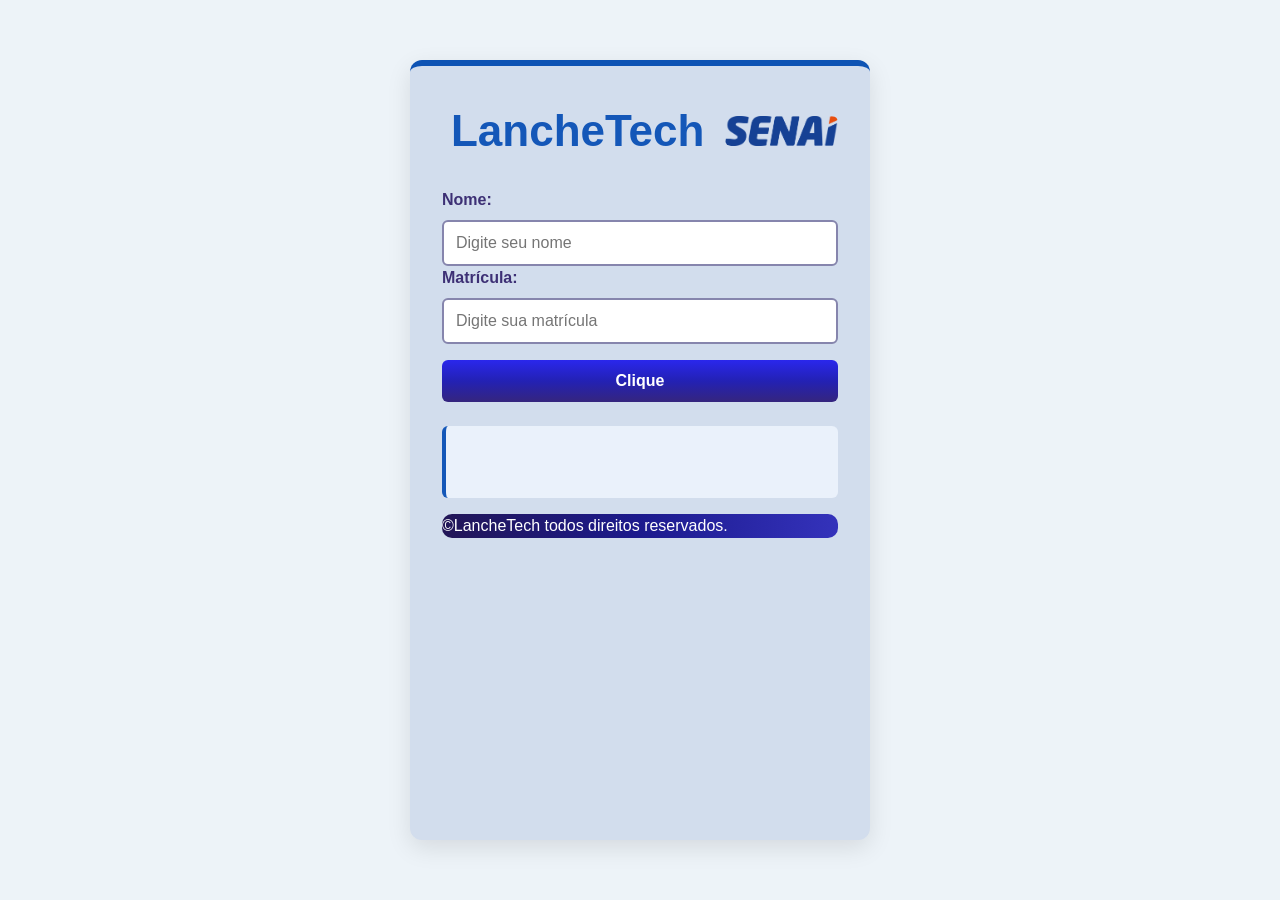
<file: index.html>
<html lang="pt-BR">
    <head>
    <meta charset="UTF-8">
    <meta name="viewport" content="width=device-width, initial-scale=1.0">
    <title>LancheTech</title>
    <link rel="stylesheet" href="style.css">   
    </head>

    <body>
        <header>
            <nav>
                <h1>LancheTech</h1>
                <img src="img/senai-logo.png" alt="Logotipo Senai">
            </nav>
        </header>

        <main>
            <section id="contato">
                <form>
                    <label for="nome">Nome:</label>
                    <input type="text" id="nome" placeholder="Digite seu nome">

                    <label for="matricula">Matrícula:</label>
                    <input type="text" id="matricula" placeholder="Digite sua matrícula">

                    <button class="entrada" type="button" onclick="verificarCadastro()">Clique</button>

                    <div id="resultado"></div>
                </form>
            </section>
        </main>

        <footer>
            <p>&copy;LancheTech todos direitos reservados.</p>
        </footer>

        <script src="scripts/script-dadosAlunos.js"></script>
    <script src="script.js"></script>
    </body>
</html>
</file>
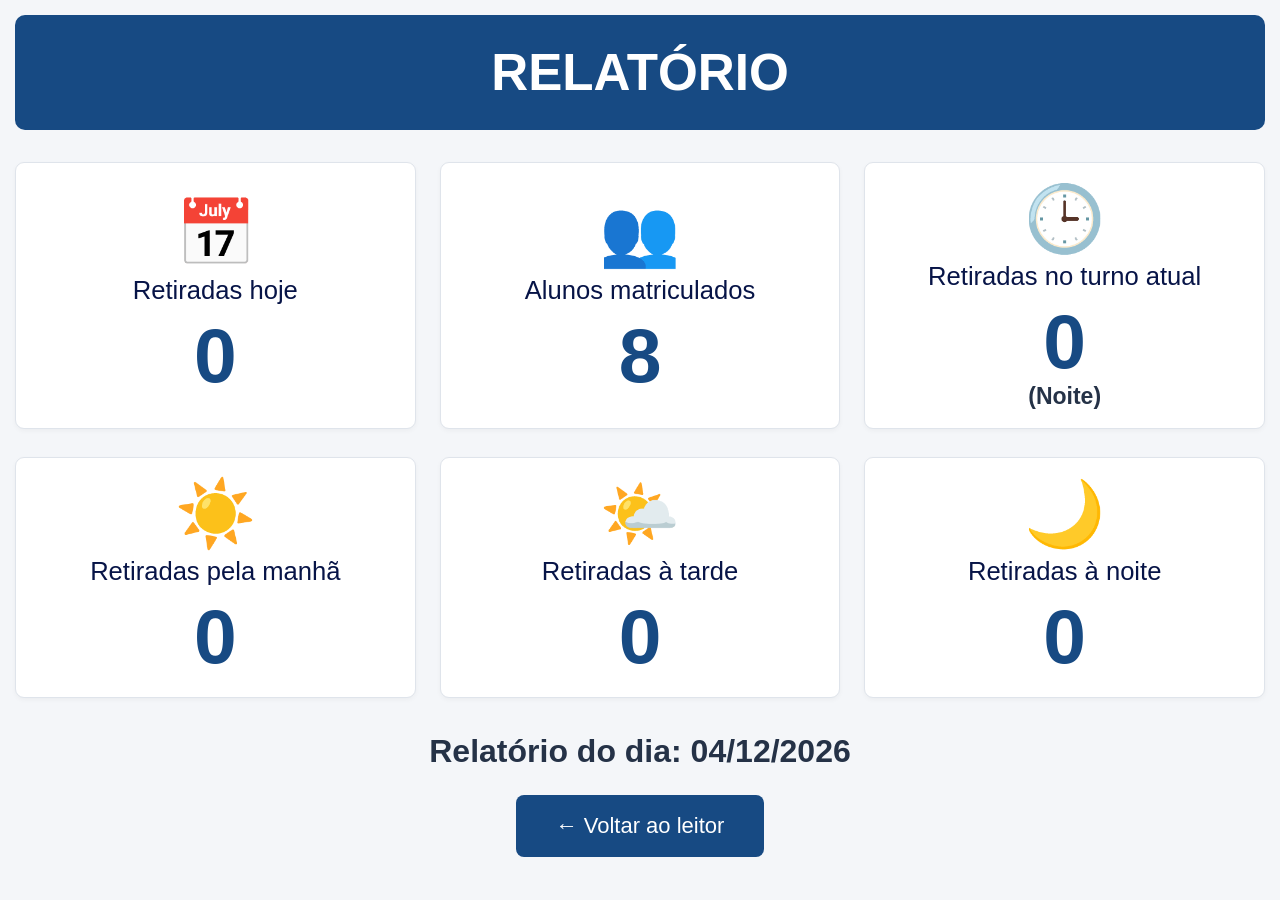
<file: paginas/relatorio.html>
<!DOCTYPE html>
<html lang="pt-BR">

<head>
    <meta charset="UTF-8">
    <meta name="viewport" content="width=device-width, initial-scale=1.0">

    <title>LancheTech</title>

    <link rel="stylesheet" href="../css/style-relatorio.css">
</head>

<body>

    <header>
        <div class="cabecalho">
            <h1>RELATÓRIO</h1>
        </div>
    </header>

    <main>

        <section class="relatorio">

            <div class="cards">

                <div class="card">
                    <h2>📅</h2>
                    <h3>Retiradas hoje</h3>
                    <p id="retiradasHoje">0</p>
                </div>

                <div class="card">
                    <h2>👥</h2>
                    <h3>Alunos matriculados</h3>
                    <p id="alunosMatriculados">0</p>
                </div>

                <div class="card">
                    <h2>🕒</h2>
                    <h3>Retiradas no turno atual</h3>
                    <p id="retiradasTurnoAtual">0</p>
                    <span id="nomeTurno"></span>
                </div>

                <div class="card">
                    <h2>☀️</h2>
                    <h3>Retiradas pela manhã</h3>
                    <p id="retiradasManha">0</p>
                </div>

                <div class="card">
                    <h2>🌤️</h2>
                    <h3>Retiradas à tarde</h3>
                    <p id="retiradasTarde">0</p>
                </div>

                <div class="card">
                    <h2>🌙</h2>
                    <h3>Retiradas à noite</h3>
                    <p id="retiradasNoite">0</p>
                </div>

            </div>


            <div class="data"> <!--Data do relatório-->
                <h2>Relatório do dia: <span id="dataRelatorio"></span></h2>
            </div>

            <div class="voltar"> <!--Botão para voltar para o leitor-->
                <a href="leitorCantina.html">← Voltar ao leitor</a>
            </div>

        </section>

    </main>

    <script src="../scripts/script-dadosAlunos.js"></script>
    <script src="../scripts/script-relatorio.js"></script>

</body>
</html>
</file>
<file: style.css>
/* BASE: inclui padding e bordas na largura dos elementos */
* {
    box-sizing: border-box;
  }
  
  /* Cor de fundo da página */
  html {
    background-color: #edf3f8;
  }
  
  /* Área central com aparência de cartão */
  body {
    max-width: 460px;
    margin: 60px auto;
    padding: 32px;
  
    background-color: #D2DDED;
    color: #3d3075;
  
    font-family: Arial, sans-serif;
    line-height: 1.5;
  
    border-top: 6px solid #0d53b4;
    border-radius: 12px;
    box-shadow: 0 8px 24px rgba(0, 0, 0, 0.1);
  }
  
  /* Título */
  h1 {
    margin: 0 0 24px;
    color: #1457b8;
    font-size: 28px;
    text-align: center;
  }
  
  /* Rótulo acima do campo */
  label {
    display: block;
    margin-bottom: 8px;
    font-weight: bold;
  }
  
  /*aparência do campo de entrada */
  input {
    width: 100%;
    padding: 12px;
    border: 2px solid #8685ad;
    border-radius: 6px;
    font-size: 16px;
  }
  
  /* destaque quando o campo recebe foco */
  input:focus {
    border-color: #1457b8;
    outline: 2px solid #1457b8;
    outline-offset: 2px;
  }
  
  /* aparência do botão */
  .entrada {
    width: 100%;
    margin-top: 16px;
    padding: 12px;
  
    background-color: #1457b8;
    color: white;
  
    border: none;
    border-radius: 6px;
  
    font-size: 16px;
    font-weight: bold;
    cursor: pointer;
    background: linear-gradient(to bottom, rgb(42, 39, 236) , rgb(35, 33, 180) , rgb(53, 37, 126));
  }
  
  /* muda a cor ao passar o mouse */
  .entrada:hover {
    background-color: #0e408b;
    background: linear-gradient(to bottom, rgb(28, 26, 153) , rgb(24, 22, 128) , rgb(34, 22, 87));
    color: rgb(208, 206, 243);
  }
  
  /* indica o foco ao navegar pelo teclado */
  .entrada:focus-visible {
    outline: 3px solid #1457b8;
    outline-offset: 3px;
  }
  
  /* área da mensagem de resposta */
  #resultado {
    min-height: 72px;
    margin: 24px 0 0;
    padding: 16px;
  
    /* Acabamento acrescentado */
    background-color: #eaf1fb;
    border-left: 4px solid #1457b8;
    border-radius: 6px;
    overflow-wrap: anywhere;
  }

/*navbar da tela de inicio: titulo centralizado e logo na direita*/
nav {
    display: flex;
    align-items: center;
    gap: 12px;
    margin-bottom: 24px;
}

nav h1 {
    flex: 1;
    min-width: 0;
    margin: 0;
    font-size: 44px;
    text-align: center;
}

nav img {
    flex-shrink: 0;
    height: 30px;
    width: auto;
    border-radius: 6px;
}

/* ajusta o cartão para telas menores */
@media (max-width: 500px) {
  body {
    margin: 24px 16px;
    padding: 24px;
  }

  nav h1 {
    font-size: 18px;
  }

  nav img {
    height: 10px;
  }
}

/*rodapé com os direitos autorais*/
footer {
  background-color: #243247;
  background: linear-gradient(to left, rgb(52, 50, 187) , rgb(28, 26, 141) , rgb(34, 22, 87));
  color: white;
  border-radius: 10px;
}
</file>
<file: css/style-relatorio.css>
* { /*Configurações gerais*/
    margin: 0;
    padding: 0;
    box-sizing: border-box;
}

body {
    font-family: Arial, Helvetica, sans-serif;
    background: #f4f6f9;
    color: #253247;
    min-height: 100vh;
    padding: 15px;
}

header {/*Cabeçalho*/
    background: #174a83;
    color: white;
    padding: 28px 35px;
    border-radius: 10px;
    margin-bottom: 32px;
    text-align: center;
}

.cabecalho h1 {
    font-size: clamp(25px, 4vw, 52px);
    font-weight: bold;
}

.relatorio { /* ÁREA DO RELATÓRIO */
    max-width: 1450px;
    margin: auto;
}

.cards { /* Cards */
    display: grid;
    grid-template-columns: repeat(3, 1fr);
    gap: 28px 24px;
}

.card {
    background: #ffffff;
    border: 1px solid #dfe4eb;
    border-left: 1px solid #dfe4eb;
    border-radius: 9px;
    min-height: 230px;
    padding: 18px;
    display: flex;
    flex-direction: column;
    align-items: center;
    justify-content: center;
    text-align: center;
    box-shadow: 0 2px 5px rgba(0, 0, 0, 0.04);
}

.card h2 {
    font-size: 65px;
    margin-bottom: 5px;
}

.card h3 {
    font-size: clamp(17px, 2vw, 28px);
    font-weight: normal;
    color: #071447;
}

.card p {
    font-size: clamp(48px, 6vw, 80px);
    font-weight: bold;
    color: #174a83;
    line-height: 1.1;
    margin-top: 8px;
}

.card span {
    font-size: 23px;
    font-weight: bold;
}

.data { /* Data do relatório */
    display: flex;
    align-items: center;
    justify-content: center;
    gap: 30px;
    margin: 35px 0 25px;
    text-align: center;
}

.data h2 {
    font-size: clamp(19px, 2.5vw, 32px);
    white-space: nowrap;
}

.voltar { /*Botão voltar*/
    display: flex;
    justify-content: center;
}

.voltar a {
    background: #174a83;
    color: white;
    text-decoration: none;
    padding: 18px 40px;
    border-radius: 8px;
    font-size: 22px;
    transition: 0.2s;
}

.voltar a:hover {
    background: #10365f;
}

/* RESPONSIVIDADE */
@media (max-width: 850px) {
    .cards {
        grid-template-columns: repeat(2, 1fr);
    }

    .cabecalho {
        margin-left: 110px;
        padding-left: 20px;
    }

    .cabecalho::before {
        left: -110px;
        width: 90px;
        font-size: 55px;
    }
}

@media (max-width: 550px) {
    body {
        padding: 10px;
    }

    header {
        padding: 22px 15px;
    }

    .cabecalho {
        margin-left: 0;
        padding-left: 15px;
    }

    .cabecalho::before {
        display: none;
    }

    .cards {
        grid-template-columns: 1fr;
        gap: 15px;
    }

    .card {
        min-height: 190px;
    }

    .data {
        gap: 10px;
    }

    .voltar a {
        font-size: 19px;
        padding: 17px 25px;
    }
}
</file>
